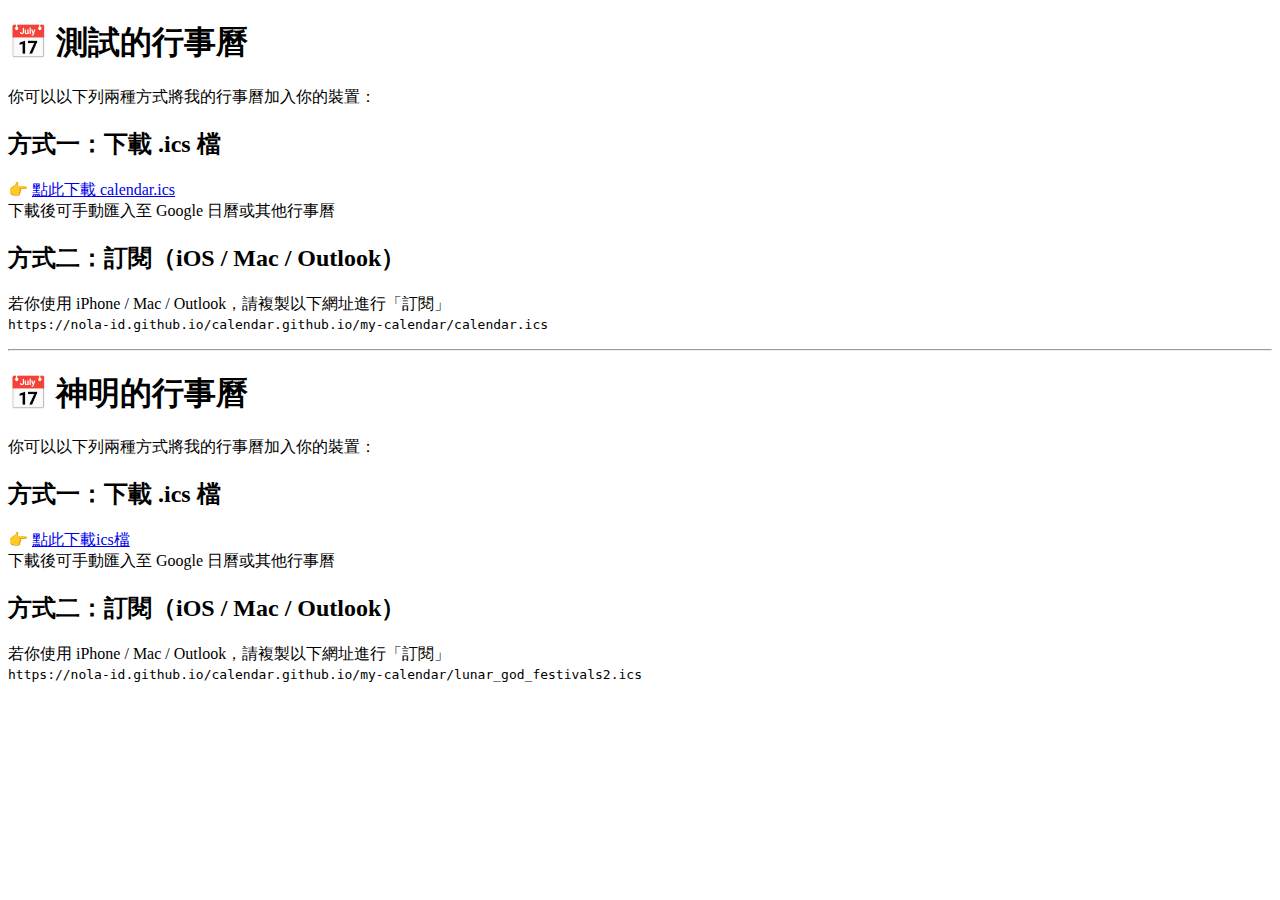
<file: my-calendar/index.html>
<!DOCTYPE html>
<html lang="zh-Hant">
<head>
  <meta charset="UTF-8" />
  <meta name="viewport" content="width=device-width, initial-scale=1.0"/>
  <title>行事曆</title>
</head>
<body>
  <h1>📅 測試的行事曆</h1>

  <p>你可以以下列兩種方式將我的行事曆加入你的裝置：</p>

  <h2>方式一：下載 .ics 檔</h2>
  <p>
    👉 <a href="calendar.ics" download>點此下載 calendar.ics</a><br />
    下載後可手動匯入至 Google 日曆或其他行事曆
  </p>

  <h2>方式二：訂閱（iOS / Mac / Outlook）</h2>
  <p>
    若你使用 iPhone / Mac / Outlook，請複製以下網址進行「訂閱」<br/>
    <code>https://nola-id.github.io/calendar.github.io/my-calendar/calendar.ics</code><br/>
  </p>
<hr>
  <h1>📅 神明的行事曆</h1>

  <p>你可以以下列兩種方式將我的行事曆加入你的裝置：</p>

  <h2>方式一：下載 .ics 檔</h2>
  <p>
    👉 <a href="lunar_god_festivals2.ics" download>點此下載ics檔</a><br />
    下載後可手動匯入至 Google 日曆或其他行事曆
  </p>

  <h2>方式二：訂閱（iOS / Mac / Outlook）</h2>
  <p>
    若你使用 iPhone / Mac / Outlook，請複製以下網址進行「訂閱」<br/>
    <code>https://nola-id.github.io/calendar.github.io/my-calendar/lunar_god_festivals2.ics</code><br/>
  </p>
</body>
</html>
</file>
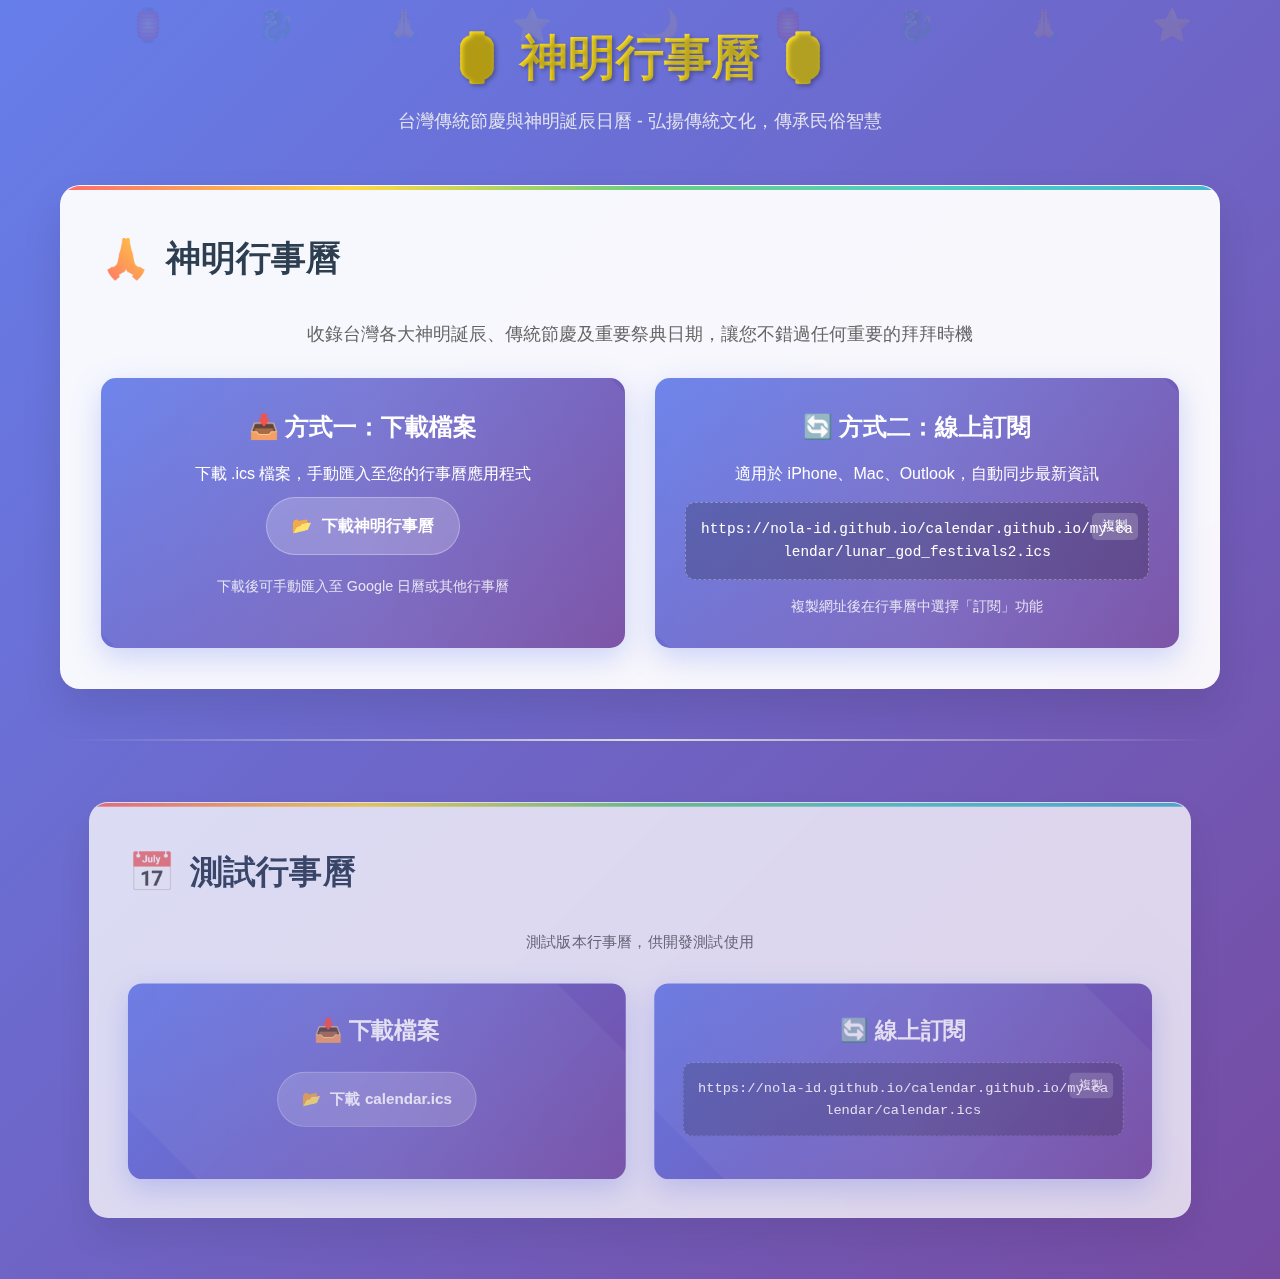
<file: my-calendar/mainpage.HTML>
<!DOCTYPE html>
<html lang="zh-Hant">
<head>
  <meta charset="UTF-8" />
  <meta name="viewport" content="width=device-width, initial-scale=1.0"/>
  <title>神明行事曆 | 台灣傳統節慶</title>
  <style>
    * {
      margin: 0;
      padding: 0;
      box-sizing: border-box;
    }

    body {
      font-family: 'Arial', 'Microsoft JhengHei', sans-serif;
      background: linear-gradient(135deg, #667eea 0%, #764ba2 100%);
      min-height: 100vh;
      color: #333;
      line-height: 1.6;
    }

    .container {
      max-width: 1200px;
      margin: 0 auto;
      padding: 20px;
    }

    .header {
      text-align: center;
      margin-bottom: 50px;
      animation: fadeInDown 1s ease-out;
    }

    .header h1 {
      font-size: 3rem;
      color: #fff;
      text-shadow: 2px 2px 4px rgba(0,0,0,0.3);
      margin-bottom: 10px;
      background: linear-gradient(45deg, #ffd700, #ffed4e);
      -webkit-background-clip: text;
      -webkit-text-fill-color: transparent;
      background-clip: text;
    }

    .header p {
      color: #f0f0f0;
      font-size: 1.1rem;
      opacity: 0.9;
    }

    .calendar-section {
      background: rgba(255, 255, 255, 0.95);
      border-radius: 20px;
      padding: 40px;
      margin-bottom: 30px;
      box-shadow: 0 20px 40px rgba(0,0,0,0.1);
      backdrop-filter: blur(10px);
      border: 1px solid rgba(255,255,255,0.2);
      animation: fadeInUp 1s ease-out;
      position: relative;
      overflow: hidden;
    }

    .calendar-section::before {
      content: '';
      position: absolute;
      top: 0;
      left: 0;
      right: 0;
      height: 4px;
      background: linear-gradient(90deg, #ff6b6b, #ffd93d, #6bcf7f, #4ecdc4, #45b7d1);
    }

    .section-title {
      display: flex;
      align-items: center;
      gap: 15px;
      margin-bottom: 30px;
      font-size: 2.2rem;
      color: #2c3e50;
      font-weight: bold;
    }

    .icon {
      font-size: 2.5rem;
      animation: float 3s ease-in-out infinite;
    }

    .deity-calendar .icon {
      background: linear-gradient(45deg, #ff6b6b, #ffd93d);
      -webkit-background-clip: text;
      -webkit-text-fill-color: transparent;
      background-clip: text;
    }

    .test-calendar .icon {
      opacity: 0.7;
    }

    .download-section {
      display: grid;
      grid-template-columns: repeat(auto-fit, minmax(300px, 1fr));
      gap: 30px;
      margin-top: 30px;
    }

    .download-card {
      background: linear-gradient(135deg, #667eea 0%, #764ba2 100%);
      border-radius: 15px;
      padding: 30px;
      color: white;
      text-align: center;
      box-shadow: 0 10px 30px rgba(102, 126, 234, 0.3);
      transition: all 0.3s ease;
      position: relative;
      overflow: hidden;
    }

    .download-card::before {
      content: '';
      position: absolute;
      top: -50%;
      left: -50%;
      width: 200%;
      height: 200%;
      background: linear-gradient(45deg, transparent, rgba(255,255,255,0.1), transparent);
      transform: rotate(45deg);
      transition: all 0.6s;
    }

    .download-card:hover::before {
      animation: shine 0.6s ease-in-out;
    }

    .download-card:hover {
      transform: translateY(-5px);
      box-shadow: 0 20px 40px rgba(102, 126, 234, 0.4);
    }

    .download-card h3 {
      font-size: 1.5rem;
      margin-bottom: 15px;
      display: flex;
      align-items: center;
      justify-content: center;
      gap: 10px;
    }

    .download-link {
      display: inline-flex;
      align-items: center;
      gap: 10px;
      background: rgba(255,255,255,0.2);
      color: white;
      text-decoration: none;
      padding: 15px 25px;
      border-radius: 50px;
      font-weight: bold;
      transition: all 0.3s ease;
      margin: 10px 0;
      backdrop-filter: blur(10px);
      border: 1px solid rgba(255,255,255,0.3);
    }

    .download-link:hover {
      background: rgba(255,255,255,0.3);
      transform: scale(1.05);
    }

    .subscription-code {
      background: rgba(0,0,0,0.2);
      padding: 15px;
      border-radius: 10px;
      font-family: 'Courier New', monospace;
      font-size: 0.9rem;
      word-break: break-all;
      margin: 15px 0;
      border: 1px dashed rgba(255,255,255,0.3);
      position: relative;
    }

    .copy-btn {
      position: absolute;
      top: 10px;
      right: 10px;
      background: rgba(255,255,255,0.2);
      border: none;
      color: white;
      padding: 5px 10px;
      border-radius: 5px;
      cursor: pointer;
      font-size: 0.8rem;
      transition: all 0.3s ease;
    }

    .copy-btn:hover {
      background: rgba(255,255,255,0.3);
    }

    .divider {
      height: 2px;
      background: linear-gradient(90deg, transparent, #ddd, transparent);
      margin: 50px 0;
      border-radius: 1px;
    }

    .test-calendar {
      opacity: 0.8;
      transform: scale(0.95);
    }

    .floating-elements {
      position: fixed;
      top: 0;
      left: 0;
      width: 100%;
      height: 100%;
      pointer-events: none;
      z-index: -1;
    }

    .floating-element {
      position: absolute;
      font-size: 2rem;
      opacity: 0.1;
      animation: floatAround 20s linear infinite;
    }

    @keyframes fadeInDown {
      from {
        opacity: 0;
        transform: translateY(-50px);
      }
      to {
        opacity: 1;
        transform: translateY(0);
      }
    }

    @keyframes fadeInUp {
      from {
        opacity: 0;
        transform: translateY(50px);
      }
      to {
        opacity: 1;
        transform: translateY(0);
      }
    }

    @keyframes float {
      0%, 100% {
        transform: translateY(0px);
      }
      50% {
        transform: translateY(-10px);
      }
    }

    @keyframes shine {
      0% {
        left: -50%;
      }
      100% {
        left: 150%;
      }
    }

    @keyframes floatAround {
      0% {
        transform: translateY(100vh) rotate(0deg);
      }
      100% {
        transform: translateY(-100px) rotate(360deg);
      }
    }

    @media (max-width: 768px) {
      .container {
        padding: 15px;
      }
      
      .header h1 {
        font-size: 2rem;
      }
      
      .calendar-section {
        padding: 25px;
      }
      
      .section-title {
        font-size: 1.8rem;
      }
      
      .download-section {
        grid-template-columns: 1fr;
        gap: 20px;
      }
    }
  </style>
</head>
<body>
  <div class="floating-elements">
    <div class="floating-element" style="left: 10%; animation-delay: 0s;">🏮</div>
    <div class="floating-element" style="left: 20%; animation-delay: 2s;">🐉</div>
    <div class="floating-element" style="left: 30%; animation-delay: 4s;">🙏</div>
    <div class="floating-element" style="left: 40%; animation-delay: 6s;">⭐</div>
    <div class="floating-element" style="left: 50%; animation-delay: 8s;">🌙</div>
    <div class="floating-element" style="left: 60%; animation-delay: 10s;">🏮</div>
    <div class="floating-element" style="left: 70%; animation-delay: 12s;">🐉</div>
    <div class="floating-element" style="left: 80%; animation-delay: 14s;">🙏</div>
    <div class="floating-element" style="left: 90%; animation-delay: 16s;">⭐</div>
  </div>

  <div class="container">
    <div class="header">
      <h1>🏮 神明行事曆 🏮</h1>
      <p>台灣傳統節慶與神明誕辰日曆 - 弘揚傳統文化，傳承民俗智慧</p>
    </div>

    <div class="calendar-section deity-calendar">
      <h2 class="section-title">
        <span class="icon">🙏</span>
        神明行事曆
      </h2>
      <p style="font-size: 1.1rem; color: #666; margin-bottom: 30px; text-align: center;">
        收錄台灣各大神明誕辰、傳統節慶及重要祭典日期，讓您不錯過任何重要的拜拜時機
      </p>
      
      <div class="download-section">
        <div class="download-card">
          <h3>📥 方式一：下載檔案</h3>
          <p>下載 .ics 檔案，手動匯入至您的行事曆應用程式</p>
          <a href="lunar_god_festivals2.ics" download class="download-link">
            <span>📂</span>
            下載神明行事曆
          </a>
          <p style="font-size: 0.9rem; opacity: 0.8; margin-top: 10px;">
            下載後可手動匯入至 Google 日曆或其他行事曆
          </p>
        </div>

        <div class="download-card">
          <h3>🔄 方式二：線上訂閱</h3>
          <p>適用於 iPhone、Mac、Outlook，自動同步最新資訊</p>
          <div class="subscription-code">
            <button class="copy-btn" onclick="copyToClipboard('https://nola-id.github.io/calendar.github.io/my-calendar/lunar_god_festivals2.ics')">複製</button>
            https://nola-id.github.io/calendar.github.io/my-calendar/lunar_god_festivals2.ics
          </div>
          <p style="font-size: 0.9rem; opacity: 0.8;">
            複製網址後在行事曆中選擇「訂閱」功能
          </p>
        </div>
      </div>
    </div>

    <div class="divider"></div>

    <div class="calendar-section test-calendar">
      <h2 class="section-title">
        <span class="icon">📅</span>
        測試行事曆
      </h2>
      <p style="font-size: 1rem; color: #666; margin-bottom: 25px; text-align: center;">
        測試版本行事曆，供開發測試使用
      </p>
      
      <div class="download-section">
        <div class="download-card">
          <h3>📥 下載檔案</h3>
          <a href="calendar.ics" download class="download-link">
            <span>📂</span>
            下載 calendar.ics
          </a>
        </div>

        <div class="download-card">
          <h3>🔄 線上訂閱</h3>
          <div class="subscription-code">
            <button class="copy-btn" onclick="copyToClipboard('https://nola-id.github.io/calendar.github.io/my-calendar/calendar.ics')">複製</button>
            https://nola-id.github.io/calendar.github.io/my-calendar/calendar.ics
          </div>
        </div>
      </div>
    </div>
  </div>

  <script>
    function copyToClipboard(text) {
      navigator.clipboard.writeText(text).then(function() {
        // 創建提示訊息
        const toast = document.createElement('div');
        toast.innerHTML = '✅ 已複製到剪貼簿';
        toast.style.cssText = `
          position: fixed;
          top: 20px;
          right: 20px;
          background: #4CAF50;
          color: white;
          padding: 15px 20px;
          border-radius: 10px;
          box-shadow: 0 4px 12px rgba(0,0,0,0.15);
          z-index: 1000;
          font-weight: bold;
          animation: slideIn 0.3s ease-out;
        `;
        
        const style = document.createElement('style');
        style.textContent = `
          @keyframes slideIn {
            from { transform: translateX(100%); opacity: 0; }
            to { transform: translateX(0); opacity: 1; }
          }
        `;
        document.head.appendChild(style);
        
        document.body.appendChild(toast);
        setTimeout(() => {
          toast.remove();
          style.remove();
        }, 3000);
      }).catch(function(err) {
        console.error('複製失敗: ', err);
      });
    }

    // 添加滑鼠跟隨效果
    document.addEventListener('mousemove', function(e) {
      const cursor = document.querySelector('.cursor');
      if (!cursor) {
        const newCursor = document.createElement('div');
        newCursor.className = 'cursor';
        newCursor.style.cssText = `
          position: fixed;
          width: 20px;
          height: 20px;
          background: radial-gradient(circle, rgba(255,215,0,0.8) 0%, transparent 70%);
          border-radius: 50%;
          pointer-events: none;
          z-index: 9999;
          transition: all 0.1s ease;
        `;
        document.body.appendChild(newCursor);
      }
      document.querySelector('.cursor').style.left = e.clientX - 10 + 'px';
      document.querySelector('.cursor').style.top = e.clientY - 10 + 'px';
    });
  </script>
</body>
</html>
</file>
